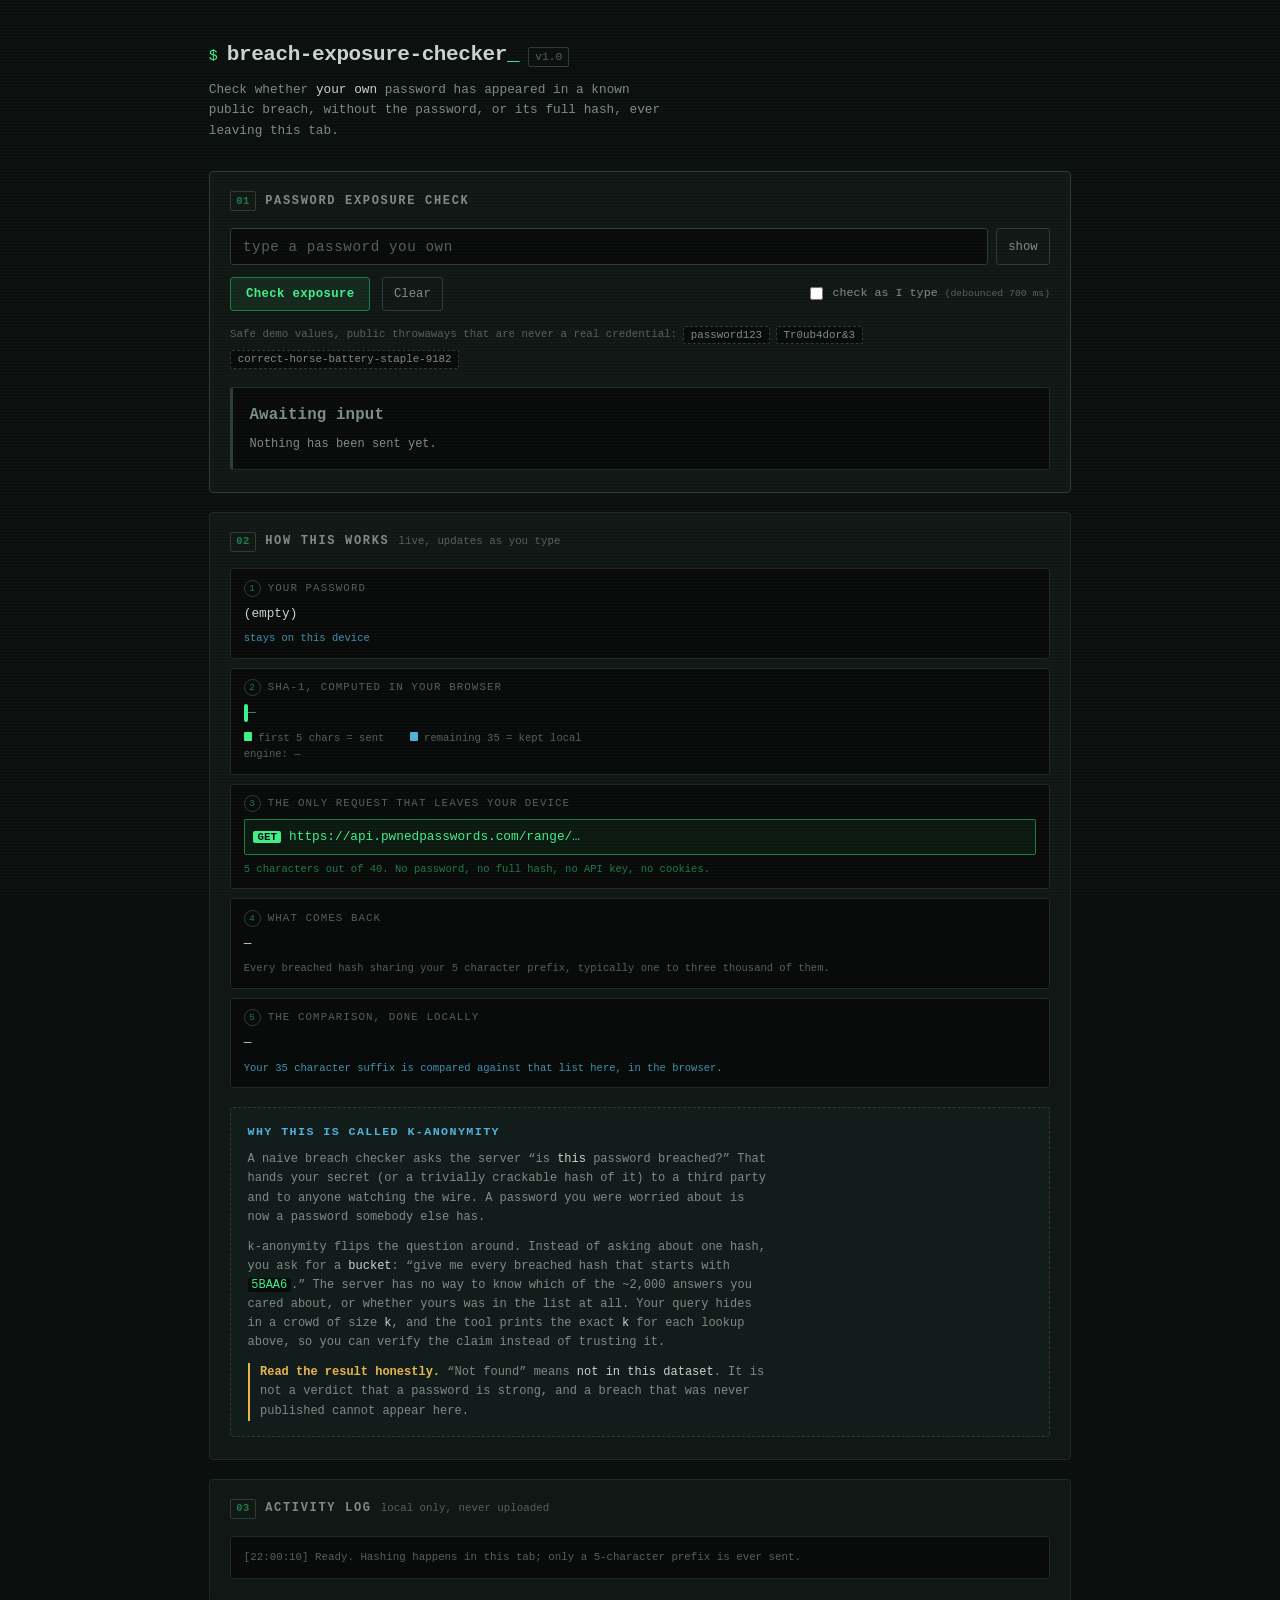
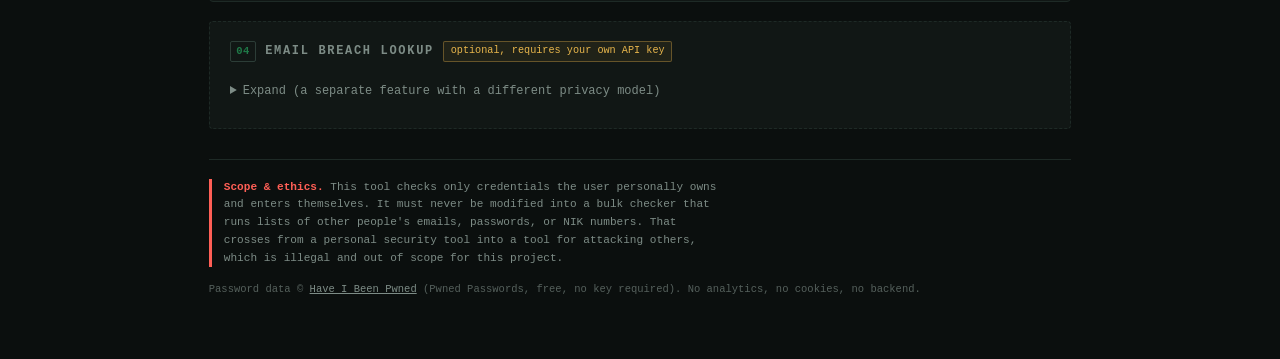
<file: index.html>
<!DOCTYPE html>
<!--
  ==========================================================================
  Personal Breach Exposure Checker
  --------------------------------------------------------------------------
  ETHICAL / SCOPE GUARDRAIL

  This tool is built to check ONLY credentials that the user personally owns
  and enters themselves. It must never be modified into a bulk checker that
  runs lists of other people's emails / passwords / NIK numbers. That would
  cross from a personal security tool into a tool for attacking others, which
  is illegal and out of scope for this project.

  The single value inputs on this page are a deliberate design constraint.
  ==========================================================================

  PRIVACY MECHANISM (k-anonymity):
    SHA-1(password) is computed in the browser. Only the first 5 hex
    characters of that hash are sent to api.pwnedpasswords.com. The server
    returns every breached hash sharing that prefix; the final comparison
    happens locally. The password and the full hash never leave this tab.
-->
<html lang="en">
<head>
<meta charset="utf-8">
<meta name="viewport" content="width=device-width, initial-scale=1">
<title>Breach Exposure Checker</title>
<meta name="description" content="Check whether your own password appears in known data breaches, without sending it anywhere.">
<meta name="referrer" content="no-referrer">
<link rel="stylesheet" href="css/styles.css">
</head>
<body>

<div class="scanline" aria-hidden="true"></div>

<header class="masthead">
  <div class="masthead-line">
    <span class="prompt">$</span>
    <h1>breach-exposure-checker</h1>
    <span class="version">v1.0</span>
  </div>
  <p class="tagline">
    Check whether <em>your own</em> password has appeared in a known public
    breach, without the password, or its full hash, ever leaving this tab.
  </p>
</header>

<main>

  <!-- ================= PASSWORD CHECK (the core feature) ================= -->
  <section class="panel panel-primary" aria-labelledby="check-title">
    <h2 id="check-title" class="panel-title">
      <span class="panel-title-marker">01</span> Password exposure check
    </h2>

    <div class="field-row">
      <label class="sr-only" for="password-input">Your password</label>
      <input
        id="password-input"
        type="password"
        placeholder="type a password you own"
        autocomplete="off"
        autocapitalize="off"
        autocorrect="off"
        spellcheck="false"
        data-lpignore="true"
      >
      <button id="toggle-visibility" type="button" class="btn btn-ghost"
              aria-pressed="false" aria-controls="password-input">show</button>
    </div>

    <div class="controls">
      <button id="check-btn" type="button" class="btn btn-primary">Check exposure</button>
      <button id="clear-btn" type="button" class="btn btn-ghost">Clear</button>

      <label class="checkbox">
        <input id="auto-check" type="checkbox">
        <span>check as I type <small>(debounced 700&nbsp;ms)</small></span>
      </label>
    </div>

    <p class="demo-row">
      Safe demo values, public throwaways that are never a real credential:
      <button type="button" class="chip" data-demo="password123">password123</button>
      <button type="button" class="chip" data-demo="Tr0ub4dor&amp;3">Tr0ub4dor&amp;3</button>
      <button type="button" class="chip" data-demo="correct-horse-battery-staple-9182">correct-horse-battery-staple-9182</button>
    </p>

    <div id="result" class="result" role="status" aria-live="polite">
      <div id="result-headline" class="result-headline">Awaiting input</div>
      <div id="result-detail" class="result-detail">Nothing has been sent yet.</div>
    </div>
  </section>

  <!-- ================= HOW THIS WORKS (the interview demo) ================= -->
  <section class="panel" aria-labelledby="how-title">
    <h2 id="how-title" class="panel-title">
      <span class="panel-title-marker">02</span> How this works
      <span class="panel-title-note">live, updates as you type</span>
    </h2>

    <ol class="steps">
      <li class="step">
        <div class="step-label"><span class="step-num">1</span> Your password</div>
        <div class="step-value" id="step-password">(empty)</div>
        <div class="step-note stays">stays on this device</div>
      </li>

      <li class="step">
        <div class="step-label"><span class="step-num">2</span> SHA-1, computed in your browser</div>
        <div class="step-value hash">
          <span class="hash-prefix" id="step-hash-prefix"></span><span class="hash-suffix" id="step-hash-suffix">&mdash;</span>
        </div>
        <div class="step-note">
          <span class="legend-swatch legend-sent"></span> first 5 chars = sent
          &nbsp;&nbsp;
          <span class="legend-swatch legend-kept"></span> remaining 35 = kept local
          <br>engine: <span id="step-engine">&mdash;</span>
        </div>
      </li>

      <li class="step">
        <div class="step-label"><span class="step-num">3</span> The only request that leaves your device</div>
        <div class="step-value request">
          <span class="method">GET</span> <span id="step-url">https://api.pwnedpasswords.com/range/&hellip;</span>
        </div>
        <div class="step-note sent">
          5 characters out of 40. No password, no full hash, no API key, no cookies.
        </div>
      </li>

      <li class="step">
        <div class="step-label"><span class="step-num">4</span> What comes back</div>
        <div class="step-value" id="step-response">&mdash;</div>
        <div class="step-note">
          Every breached hash sharing your 5 character prefix, typically one
          to three thousand of them.
        </div>
      </li>

      <li class="step">
        <div class="step-label"><span class="step-num">5</span> The comparison, done locally</div>
        <div class="step-value" id="step-match">&mdash;</div>
        <div class="step-note stays">
          Your 35 character suffix is compared against that list here, in the browser.
        </div>
      </li>
    </ol>

    <div class="explainer">
      <h3>Why this is called k-anonymity</h3>
      <p>
        A naive breach checker asks the server &ldquo;is <em>this</em> password
        breached?&rdquo; That hands your secret (or a trivially
        crackable hash of it) to a third party and to anyone watching the wire.
        A password you were worried about is now a password somebody else has.
      </p>
      <p>
        k&#8209;anonymity flips the question around. Instead of asking about one
        hash, you ask for a <em>bucket</em>: &ldquo;give me every breached hash
        that starts with <code>5BAA6</code>.&rdquo; The server has no way to
        know which of the ~2,000 answers you cared about, or whether
        yours was in the list at all. Your query hides in a crowd of size
        <em>k</em>, and the tool prints the exact <em>k</em> for each
        lookup above, so you can verify the claim instead of trusting it.
      </p>
      <p class="explainer-caveat">
        <strong>Read the result honestly.</strong> &ldquo;Not found&rdquo; means
        <em>not in this dataset</em>. It is not a verdict that a password is
        strong, and a breach that was never published cannot appear here.
      </p>
    </div>
  </section>

  <!-- ================= ACTIVITY LOG ================= -->
  <section class="panel" aria-labelledby="log-title">
    <h2 id="log-title" class="panel-title">
      <span class="panel-title-marker">03</span> Activity log
      <span class="panel-title-note">local only, never uploaded</span>
    </h2>
    <div id="log" class="log" role="log" aria-live="off"></div>
  </section>

  <!-- ================= STRETCH GOAL: EMAIL LOOKUP ================= -->
  <section class="panel panel-optional" aria-labelledby="email-title">
    <h2 id="email-title" class="panel-title">
      <span class="panel-title-marker">04</span> Email breach lookup
      <span class="badge badge-warn">optional, requires your own API key</span>
    </h2>

    <details>
      <summary>Expand (a separate feature with a different privacy model)</summary>

      <div class="warning-box">
        <p>
          <strong>This is not the k-anonymity feature.</strong> The official
          Have I Been Pwned v3 breach API has no range mode for email
          addresses, so the <strong>full address is sent</strong> to the API,
          and the request needs a <strong>paid API key that you supply
          yourself</strong>. Nothing is hardcoded in this repo, and the key is
          held in memory only; it is never written to localStorage, a
          cookie, or the URL, and it is wiped after each request.
        </p>
        <p>
          <strong>Scope:</strong> your own address only. Do not paste anyone
          else's.
        </p>
        <p>
          <strong>Expect a CORS failure against the direct URL.</strong>
          haveibeenpwned.com deliberately sends no CORS headers, so browsers
          cannot call it directly regardless of key validity. Point
          &ldquo;API base&rdquo; at a small proxy of your own. See
          <code>docs/hibp-proxy-example.md</code>.
        </p>
      </div>

      <form id="email-form" autocomplete="off">
        <div class="field-stack">
          <label for="email-input">Your email address</label>
          <input id="email-input" type="email" placeholder="you@example.com"
                 autocomplete="off" spellcheck="false">
        </div>

        <div class="field-stack">
          <label for="email-key">Your HIBP API key <small>(never stored)</small></label>
          <input id="email-key" type="password" placeholder="paste your own key"
                 autocomplete="off" spellcheck="false" data-lpignore="true">
        </div>

        <div class="field-stack">
          <label for="email-base">API base <small>(your proxy, or the direct URL)</small></label>
          <input id="email-base" type="url"
                 value="https://haveibeenpwned.com/api/v3"
                 spellcheck="false">
        </div>

        <button type="submit" class="btn btn-primary">Look up email</button>
      </form>

      <div id="email-result" class="email-result"></div>
    </details>
  </section>

</main>

<footer class="footer">
  <p class="footer-guardrail">
    <strong>Scope &amp; ethics.</strong> This tool checks only credentials the
    user personally owns and enters themselves. It must never be modified into
    a bulk checker that runs lists of other people's emails, passwords, or NIK
    numbers. That crosses from a personal security tool into a tool for
    attacking others, which is illegal and out of scope for this project.
  </p>
  <p class="footer-meta">
    Password data &copy; <a href="https://haveibeenpwned.com/Passwords"
    rel="noopener noreferrer" target="_blank">Have I Been Pwned</a> (Pwned
    Passwords, free, no key required). No analytics, no cookies, no backend.
  </p>
</footer>

<!--
  Classic scripts, deliberately not ES modules: modules are blocked by CORS
  when the page is opened over file://, and this demo should work on a
  double click as well as behind a local server.
-->
<script src="js/sha1.js"></script>
<script src="js/pwned.js"></script>
<script src="js/hibp-email.js"></script>
<script src="js/app.js"></script>
</body>
</html>
</file>
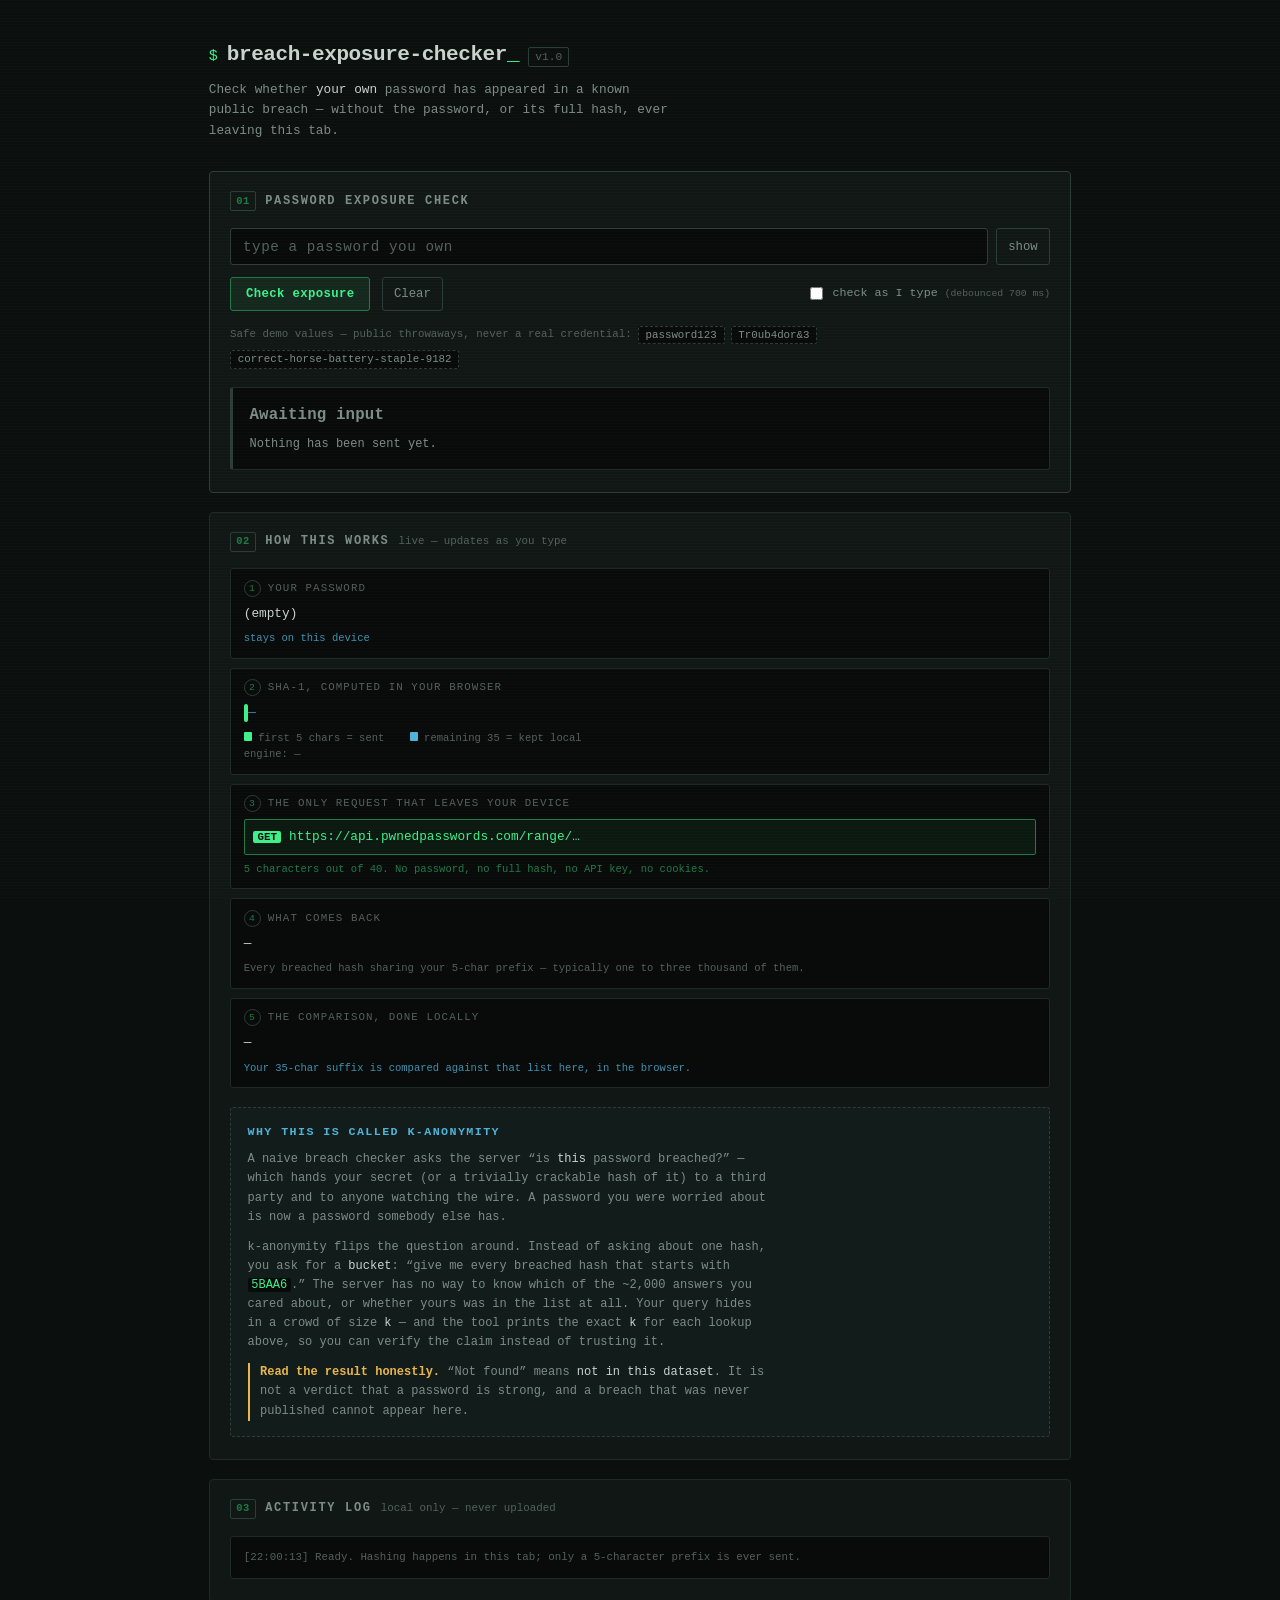
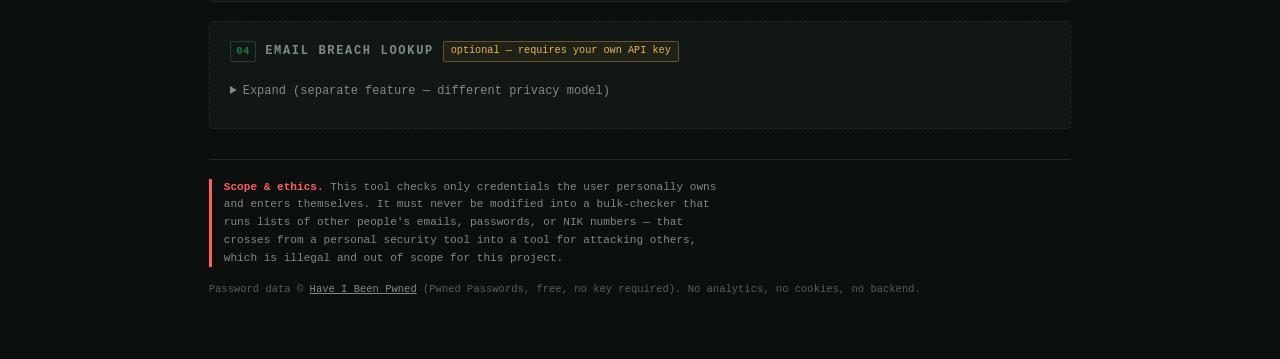
<file: breach-exposure-checker/index.html>
<!DOCTYPE html>
<!--
  ==========================================================================
  Personal Breach-Exposure Checker
  --------------------------------------------------------------------------
  ETHICAL / SCOPE GUARDRAIL

  This tool is built to check ONLY credentials that the user personally owns
  and enters themselves. It must never be modified into a bulk-checker that
  runs lists of other people's emails / passwords / NIK numbers — that would
  cross from a personal security tool into a tool for attacking others, which
  is illegal and out of scope for this project.

  The single-value inputs on this page are a deliberate design constraint.
  ==========================================================================

  PRIVACY MECHANISM (k-anonymity):
    SHA-1(password) is computed in the browser. Only the first 5 hex
    characters of that hash are sent to api.pwnedpasswords.com. The server
    returns every breached hash sharing that prefix; the final comparison
    happens locally. The password and the full hash never leave this tab.
-->
<html lang="en">
<head>
<meta charset="utf-8">
<meta name="viewport" content="width=device-width, initial-scale=1">
<title>Breach-Exposure Checker</title>
<meta name="description" content="Check whether your own password appears in known data breaches, without sending it anywhere.">
<meta name="referrer" content="no-referrer">
<link rel="stylesheet" href="css/styles.css">
</head>
<body>

<div class="scanline" aria-hidden="true"></div>

<header class="masthead">
  <div class="masthead-line">
    <span class="prompt">$</span>
    <h1>breach-exposure-checker</h1>
    <span class="version">v1.0</span>
  </div>
  <p class="tagline">
    Check whether <em>your own</em> password has appeared in a known public
    breach &mdash; without the password, or its full hash, ever leaving this tab.
  </p>
</header>

<main>

  <!-- ================= PASSWORD CHECK (the core feature) ================= -->
  <section class="panel panel-primary" aria-labelledby="check-title">
    <h2 id="check-title" class="panel-title">
      <span class="panel-title-marker">01</span> Password exposure check
    </h2>

    <div class="field-row">
      <label class="sr-only" for="password-input">Your password</label>
      <input
        id="password-input"
        type="password"
        placeholder="type a password you own"
        autocomplete="off"
        autocapitalize="off"
        autocorrect="off"
        spellcheck="false"
        data-lpignore="true"
      >
      <button id="toggle-visibility" type="button" class="btn btn-ghost"
              aria-pressed="false" aria-controls="password-input">show</button>
    </div>

    <div class="controls">
      <button id="check-btn" type="button" class="btn btn-primary">Check exposure</button>
      <button id="clear-btn" type="button" class="btn btn-ghost">Clear</button>

      <label class="checkbox">
        <input id="auto-check" type="checkbox">
        <span>check as I type <small>(debounced 700&nbsp;ms)</small></span>
      </label>
    </div>

    <p class="demo-row">
      Safe demo values &mdash; public throwaways, never a real credential:
      <button type="button" class="chip" data-demo="password123">password123</button>
      <button type="button" class="chip" data-demo="Tr0ub4dor&amp;3">Tr0ub4dor&amp;3</button>
      <button type="button" class="chip" data-demo="correct-horse-battery-staple-9182">correct-horse-battery-staple-9182</button>
    </p>

    <div id="result" class="result" role="status" aria-live="polite">
      <div id="result-headline" class="result-headline">Awaiting input</div>
      <div id="result-detail" class="result-detail">Nothing has been sent yet.</div>
    </div>
  </section>

  <!-- ================= HOW THIS WORKS (the interview demo) ================= -->
  <section class="panel" aria-labelledby="how-title">
    <h2 id="how-title" class="panel-title">
      <span class="panel-title-marker">02</span> How this works
      <span class="panel-title-note">live &mdash; updates as you type</span>
    </h2>

    <ol class="steps">
      <li class="step">
        <div class="step-label"><span class="step-num">1</span> Your password</div>
        <div class="step-value" id="step-password">(empty)</div>
        <div class="step-note stays">stays on this device</div>
      </li>

      <li class="step">
        <div class="step-label"><span class="step-num">2</span> SHA-1, computed in your browser</div>
        <div class="step-value hash">
          <span class="hash-prefix" id="step-hash-prefix"></span><span class="hash-suffix" id="step-hash-suffix">&mdash;</span>
        </div>
        <div class="step-note">
          <span class="legend-swatch legend-sent"></span> first 5 chars = sent
          &nbsp;&nbsp;
          <span class="legend-swatch legend-kept"></span> remaining 35 = kept local
          <br>engine: <span id="step-engine">&mdash;</span>
        </div>
      </li>

      <li class="step">
        <div class="step-label"><span class="step-num">3</span> The only request that leaves your device</div>
        <div class="step-value request">
          <span class="method">GET</span> <span id="step-url">https://api.pwnedpasswords.com/range/&hellip;</span>
        </div>
        <div class="step-note sent">
          5 characters out of 40. No password, no full hash, no API key, no cookies.
        </div>
      </li>

      <li class="step">
        <div class="step-label"><span class="step-num">4</span> What comes back</div>
        <div class="step-value" id="step-response">&mdash;</div>
        <div class="step-note">
          Every breached hash sharing your 5-char prefix &mdash; typically one
          to three thousand of them.
        </div>
      </li>

      <li class="step">
        <div class="step-label"><span class="step-num">5</span> The comparison, done locally</div>
        <div class="step-value" id="step-match">&mdash;</div>
        <div class="step-note stays">
          Your 35-char suffix is compared against that list here, in the browser.
        </div>
      </li>
    </ol>

    <div class="explainer">
      <h3>Why this is called k-anonymity</h3>
      <p>
        A naive breach checker asks the server &ldquo;is <em>this</em> password
        breached?&rdquo; &mdash; which hands your secret (or a trivially
        crackable hash of it) to a third party and to anyone watching the wire.
        A password you were worried about is now a password somebody else has.
      </p>
      <p>
        k&#8209;anonymity flips the question around. Instead of asking about one
        hash, you ask for a <em>bucket</em>: &ldquo;give me every breached hash
        that starts with <code>5BAA6</code>.&rdquo; The server has no way to
        know which of the ~2,000 answers you cared about, or whether
        yours was in the list at all. Your query hides in a crowd of size
        <em>k</em> &mdash; and the tool prints the exact <em>k</em> for each
        lookup above, so you can verify the claim instead of trusting it.
      </p>
      <p class="explainer-caveat">
        <strong>Read the result honestly.</strong> &ldquo;Not found&rdquo; means
        <em>not in this dataset</em>. It is not a verdict that a password is
        strong, and a breach that was never published cannot appear here.
      </p>
    </div>
  </section>

  <!-- ================= ACTIVITY LOG ================= -->
  <section class="panel" aria-labelledby="log-title">
    <h2 id="log-title" class="panel-title">
      <span class="panel-title-marker">03</span> Activity log
      <span class="panel-title-note">local only &mdash; never uploaded</span>
    </h2>
    <div id="log" class="log" role="log" aria-live="off"></div>
  </section>

  <!-- ================= STRETCH GOAL: EMAIL LOOKUP ================= -->
  <section class="panel panel-optional" aria-labelledby="email-title">
    <h2 id="email-title" class="panel-title">
      <span class="panel-title-marker">04</span> Email breach lookup
      <span class="badge badge-warn">optional &mdash; requires your own API key</span>
    </h2>

    <details>
      <summary>Expand (separate feature &mdash; different privacy model)</summary>

      <div class="warning-box">
        <p>
          <strong>This is not the k-anonymity feature.</strong> The official
          Have I Been Pwned v3 breach API has no range mode for email
          addresses, so the <strong>full address is sent</strong> to the API,
          and the request needs a <strong>paid API key that you supply
          yourself</strong>. Nothing is hardcoded in this repo, and the key is
          held in memory only &mdash; it is never written to localStorage, a
          cookie, or the URL, and it is wiped after each request.
        </p>
        <p>
          <strong>Scope:</strong> your own address only. Do not paste anyone
          else's.
        </p>
        <p>
          <strong>Expect a CORS failure against the direct URL.</strong>
          haveibeenpwned.com deliberately sends no CORS headers, so browsers
          cannot call it directly regardless of key validity. Point
          &ldquo;API base&rdquo; at a small proxy of your own &mdash; see
          <code>docs/hibp-proxy-example.md</code>.
        </p>
      </div>

      <form id="email-form" autocomplete="off">
        <div class="field-stack">
          <label for="email-input">Your email address</label>
          <input id="email-input" type="email" placeholder="you@example.com"
                 autocomplete="off" spellcheck="false">
        </div>

        <div class="field-stack">
          <label for="email-key">Your HIBP API key <small>(never stored)</small></label>
          <input id="email-key" type="password" placeholder="paste your own key"
                 autocomplete="off" spellcheck="false" data-lpignore="true">
        </div>

        <div class="field-stack">
          <label for="email-base">API base <small>(your proxy, or the direct URL)</small></label>
          <input id="email-base" type="url"
                 value="https://haveibeenpwned.com/api/v3"
                 spellcheck="false">
        </div>

        <button type="submit" class="btn btn-primary">Look up email</button>
      </form>

      <div id="email-result" class="email-result"></div>
    </details>
  </section>

</main>

<footer class="footer">
  <p class="footer-guardrail">
    <strong>Scope &amp; ethics.</strong> This tool checks only credentials the
    user personally owns and enters themselves. It must never be modified into
    a bulk-checker that runs lists of other people's emails, passwords, or NIK
    numbers &mdash; that crosses from a personal security tool into a tool for
    attacking others, which is illegal and out of scope for this project.
  </p>
  <p class="footer-meta">
    Password data &copy; <a href="https://haveibeenpwned.com/Passwords"
    rel="noopener noreferrer" target="_blank">Have I Been Pwned</a> (Pwned
    Passwords, free, no key required). No analytics, no cookies, no backend.
  </p>
</footer>

<!--
  Classic scripts, deliberately not ES modules: modules are blocked by CORS
  when the page is opened over file://, and this demo should work on a
  double-click as well as behind a local server.
-->
<script src="js/sha1.js"></script>
<script src="js/pwned.js"></script>
<script src="js/hibp-email.js"></script>
<script src="js/app.js"></script>
</body>
</html>
</file>
<file: css/styles.css>
/*
 * styles.css: a dark, terminal flavoured security tool aesthetic.
 *
 * Palette intent:
 *   bg     near black slate, not pure #000 (pure black crushes on OLED demos)
 *   text   warm grey, comfortable for long monospace reads
 *   accent phosphor green:   the "sent" / neutral good colour
 *   alert  amber red:        a breach hit
 *   safe   cyan green:       no hit
 *   muted  desaturated blue: the "kept local" colour
 *
 * Colour is never the only signal: every state also changes wording and a
 * left border, so the tool still reads correctly in a grayscale screenshot
 * or for an interviewer who is colour blind.
 */

:root {
  --bg:         #0b0f0e;
  --bg-panel:   #111715;
  --bg-inset:   #080b0a;
  --border:     #1e2a26;
  --border-hi:  #2c3d37;

  --text:       #c8d3ce;
  --text-dim:   #7d8c86;
  --text-faint: #55605c;

  --accent:     #3ef08a;   /* phosphor green: transmitted / active */
  --accent-dim: #1f7a48;
  --kept:       #4fb3d9;   /* blue: stays local */
  --alert:      #ff5f56;   /* breach found */
  --warn:       #e8b64c;
  --safe:       #3ef08a;

  --mono: "SFMono-Regular", "JetBrains Mono", "Fira Code", Consolas,
          "Liberation Mono", Menlo, monospace;
}

* { box-sizing: border-box; }

html, body {
  margin: 0;
  padding: 0;
  background: var(--bg);
  color: var(--text);
  font-family: var(--mono);
  font-size: 15px;
  line-height: 1.6;
}

body {
  max-width: 900px;
  margin: 0 auto;
  padding: 2.5rem 1.25rem 4rem;
}

/* Faint CRT scanline wash. Purely decorative, pointer-events off. */
.scanline {
  position: fixed;
  inset: 0;
  pointer-events: none;
  z-index: 999;
  background: repeating-linear-gradient(
    to bottom,
    rgba(255, 255, 255, 0.015) 0px,
    rgba(255, 255, 255, 0.015) 1px,
    transparent 1px,
    transparent 3px
  );
}

.sr-only {
  position: absolute;
  width: 1px; height: 1px;
  padding: 0; margin: -1px;
  overflow: hidden;
  clip: rect(0 0 0 0);
  white-space: nowrap;
  border: 0;
}

/* ---------------------------------------------------------- masthead ---- */

.masthead { margin-bottom: 2rem; }

.masthead-line {
  display: flex;
  align-items: baseline;
  gap: 0.6rem;
  flex-wrap: wrap;
}

.prompt { color: var(--accent); }

.masthead h1 {
  font-size: 1.4rem;
  margin: 0;
  letter-spacing: -0.02em;
  color: var(--text);
}

.masthead h1::after {
  content: "_";
  color: var(--accent);
  animation: blink 1.2s step-end infinite;
}

@keyframes blink { 50% { opacity: 0; } }

@media (prefers-reduced-motion: reduce) {
  .masthead h1::after { animation: none; }
}

.version {
  color: var(--text-faint);
  font-size: 0.75rem;
  border: 1px solid var(--border-hi);
  padding: 0 0.4rem;
  border-radius: 2px;
}

.tagline {
  color: var(--text-dim);
  margin: 0.6rem 0 0;
  max-width: 62ch;
  font-size: 0.85rem;
}

.tagline em { color: var(--text); font-style: normal; }

/* ------------------------------------------------------------- panels --- */

.panel {
  background: var(--bg-panel);
  border: 1px solid var(--border);
  border-radius: 4px;
  padding: 1.25rem 1.35rem 1.5rem;
  margin-bottom: 1.25rem;
}

.panel-primary { border-color: var(--border-hi); }

.panel-title {
  font-size: 0.8rem;
  text-transform: uppercase;
  letter-spacing: 0.14em;
  color: var(--text-dim);
  margin: 0 0 1.1rem;
  display: flex;
  align-items: center;
  gap: 0.6rem;
  flex-wrap: wrap;
  font-weight: 600;
}

.panel-title-marker {
  color: var(--accent-dim);
  border: 1px solid var(--border-hi);
  padding: 0.05rem 0.35rem;
  border-radius: 2px;
  font-size: 0.7rem;
  letter-spacing: 0.05em;
}

.panel-title-note {
  text-transform: none;
  letter-spacing: 0;
  color: var(--text-faint);
  font-weight: 400;
  font-size: 0.72rem;
}

.badge {
  text-transform: none;
  letter-spacing: 0;
  font-size: 0.68rem;
  padding: 0.1rem 0.45rem;
  border-radius: 2px;
  font-weight: 400;
}

.badge-warn {
  color: var(--warn);
  border: 1px solid rgba(232, 182, 76, 0.35);
  background: rgba(232, 182, 76, 0.07);
}

/* -------------------------------------------------------------- form ---- */

.field-row {
  display: flex;
  gap: 0.5rem;
  align-items: stretch;
}

input[type="password"],
input[type="text"],
input[type="email"],
input[type="url"] {
  flex: 1;
  min-width: 0;
  background: var(--bg-inset);
  border: 1px solid var(--border-hi);
  border-radius: 3px;
  color: var(--text);
  font-family: var(--mono);
  font-size: 0.95rem;
  padding: 0.65rem 0.8rem;
  letter-spacing: 0.04em;
}

input::placeholder { color: var(--text-faint); }

input:focus-visible,
button:focus-visible,
summary:focus-visible {
  outline: 2px solid var(--accent);
  outline-offset: 2px;
}

.btn {
  font-family: var(--mono);
  font-size: 0.82rem;
  border-radius: 3px;
  padding: 0.6rem 1rem;
  cursor: pointer;
  border: 1px solid var(--border-hi);
  background: transparent;
  color: var(--text-dim);
  transition: color 0.12s, border-color 0.12s, background 0.12s;
}

.btn:hover:not(:disabled) {
  color: var(--text);
  border-color: var(--accent-dim);
}

.btn:disabled { opacity: 0.45; cursor: not-allowed; }

.btn-primary {
  background: rgba(62, 240, 138, 0.08);
  border-color: var(--accent-dim);
  color: var(--accent);
  font-weight: 600;
  letter-spacing: 0.03em;
}

.btn-primary:hover:not(:disabled) {
  background: rgba(62, 240, 138, 0.16);
  color: var(--accent);
}

.btn-ghost { padding-inline: 0.75rem; }

.controls {
  display: flex;
  align-items: center;
  gap: 0.75rem;
  flex-wrap: wrap;
  margin-top: 0.75rem;
}

.checkbox {
  display: flex;
  align-items: center;
  gap: 0.4rem;
  color: var(--text-dim);
  font-size: 0.78rem;
  cursor: pointer;
  margin-left: auto;
}

.checkbox input { accent-color: var(--accent); }
.checkbox small { color: var(--text-faint); }

/* demo chips */

.demo-row {
  margin: 1rem 0 0;
  font-size: 0.72rem;
  color: var(--text-faint);
  display: flex;
  align-items: center;
  gap: 0.4rem;
  flex-wrap: wrap;
}

.chip {
  font-family: var(--mono);
  font-size: 0.72rem;
  background: var(--bg-inset);
  border: 1px dashed var(--border-hi);
  color: var(--text-dim);
  border-radius: 2px;
  padding: 0.15rem 0.45rem;
  cursor: pointer;
}

.chip:hover { color: var(--accent); border-color: var(--accent-dim); }

/* ------------------------------------------------------------ result ---- */

.result {
  margin-top: 1.25rem;
  background: var(--bg-inset);
  border: 1px solid var(--border);
  border-left: 3px solid var(--border-hi);
  border-radius: 3px;
  padding: 1rem 1.1rem;
}

.result-headline {
  font-size: 1.05rem;
  font-weight: 600;
  letter-spacing: 0.01em;
  color: var(--text-dim);
}

.result-detail {
  margin-top: 0.4rem;
  font-size: 0.8rem;
  color: var(--text-dim);
  max-width: 70ch;
}

.result.is-busy  { border-left-color: var(--warn); }
.result.is-busy  .result-headline { color: var(--warn); }

.result.is-safe  { border-left-color: var(--safe); }
.result.is-safe  .result-headline { color: var(--safe); }

.result.is-pwned {
  border-left-color: var(--alert);
  background: rgba(255, 95, 86, 0.05);
}
.result.is-pwned .result-headline { color: var(--alert); }

.result.is-error { border-left-color: var(--warn); }
.result.is-error .result-headline { color: var(--warn); }

.k-note {
  margin-top: 0.7rem;
  padding-top: 0.6rem;
  border-top: 1px dashed var(--border-hi);
  font-size: 0.72rem;
  color: var(--text-faint);
}

/* ------------------------------------------------------------- steps ---- */

.steps {
  list-style: none;
  margin: 0;
  padding: 0;
  display: grid;
  gap: 0.6rem;
}

.step {
  background: var(--bg-inset);
  border: 1px solid var(--border);
  border-radius: 3px;
  padding: 0.7rem 0.85rem;
}

.step-label {
  font-size: 0.72rem;
  text-transform: uppercase;
  letter-spacing: 0.1em;
  color: var(--text-faint);
  display: flex;
  align-items: center;
  gap: 0.45rem;
}

.step-num {
  display: inline-flex;
  align-items: center;
  justify-content: center;
  width: 1.15rem;
  height: 1.15rem;
  border-radius: 50%;
  border: 1px solid var(--border-hi);
  color: var(--accent-dim);
  font-size: 0.65rem;
}

.step-value {
  margin-top: 0.45rem;
  font-size: 0.85rem;
  color: var(--text);
  word-break: break-all;
  overflow-wrap: anywhere;
}

.step-value.hash { letter-spacing: 0.06em; }

/* The visual heart of the demo: 5 chars glow, 35 chars are dimmed. */
.hash-prefix {
  color: var(--bg);
  background: var(--accent);
  padding: 0.1rem 0.15rem;
  border-radius: 2px;
  font-weight: 700;
}

.hash-suffix { color: var(--kept); opacity: 0.75; }

.step-value.request {
  color: var(--accent);
  background: rgba(62, 240, 138, 0.06);
  border: 1px solid var(--accent-dim);
  border-radius: 2px;
  padding: 0.45rem 0.55rem;
}

.step-value.request .method {
  color: var(--bg);
  background: var(--accent);
  padding: 0 0.3rem;
  border-radius: 2px;
  font-weight: 700;
  font-size: 0.72rem;
}

.step-note {
  margin-top: 0.4rem;
  font-size: 0.7rem;
  color: var(--text-faint);
}

.step-note.stays { color: var(--kept); opacity: 0.8; }
.step-note.sent  { color: var(--accent-dim); }

.legend-swatch {
  display: inline-block;
  width: 0.55rem;
  height: 0.55rem;
  border-radius: 1px;
  vertical-align: baseline;
}

.legend-sent { background: var(--accent); }
.legend-kept { background: var(--kept); }

/* --------------------------------------------------------- explainer ---- */

.explainer {
  margin-top: 1.25rem;
  padding: 1rem 1.1rem;
  border: 1px dashed var(--border-hi);
  border-radius: 3px;
  background: rgba(79, 179, 217, 0.03);
}

.explainer h3 {
  margin: 0 0 0.6rem;
  font-size: 0.78rem;
  text-transform: uppercase;
  letter-spacing: 0.12em;
  color: var(--kept);
}

.explainer p {
  margin: 0 0 0.7rem;
  font-size: 0.8rem;
  color: var(--text-dim);
  max-width: 72ch;
}

.explainer p:last-child { margin-bottom: 0; }
.explainer em { color: var(--text); font-style: normal; }

.explainer code {
  color: var(--accent);
  background: var(--bg-inset);
  padding: 0 0.25rem;
  border-radius: 2px;
}

.explainer-caveat {
  border-left: 2px solid var(--warn);
  padding-left: 0.7rem;
}

.explainer-caveat strong { color: var(--warn); }

/* --------------------------------------------------------------- log ---- */

.log {
  background: var(--bg-inset);
  border: 1px solid var(--border);
  border-radius: 3px;
  padding: 0.7rem 0.85rem;
  max-height: 190px;
  overflow-y: auto;
  font-size: 0.72rem;
  color: var(--text-faint);
}

.log-line { padding: 0.1rem 0; word-break: break-all; }
.log-good { color: var(--safe); }
.log-bad  { color: var(--alert); }
.log-warn { color: var(--warn); }

/* -------------------------------------------------- optional / email ---- */

.panel-optional { border-style: dashed; }

summary {
  cursor: pointer;
  color: var(--text-dim);
  font-size: 0.8rem;
  padding: 0.25rem 0;
}

summary:hover { color: var(--accent); }

.warning-box {
  margin: 0.9rem 0;
  border: 1px solid rgba(232, 182, 76, 0.3);
  background: rgba(232, 182, 76, 0.05);
  border-left: 3px solid var(--warn);
  border-radius: 3px;
  padding: 0.8rem 0.95rem;
}

.warning-box p {
  margin: 0 0 0.6rem;
  font-size: 0.76rem;
  color: var(--text-dim);
  max-width: 72ch;
}

.warning-box p:last-child { margin-bottom: 0; }
.warning-box strong { color: var(--warn); }

.warning-box code {
  color: var(--text);
  background: var(--bg-inset);
  padding: 0 0.25rem;
  border-radius: 2px;
}

.field-stack {
  display: flex;
  flex-direction: column;
  gap: 0.3rem;
  margin-bottom: 0.75rem;
}

.field-stack label {
  font-size: 0.72rem;
  text-transform: uppercase;
  letter-spacing: 0.1em;
  color: var(--text-faint);
}

.field-stack small {
  text-transform: none;
  letter-spacing: 0;
  color: var(--text-faint);
}

.email-result {
  margin-top: 0.9rem;
  font-size: 0.78rem;
  color: var(--text-dim);
  border-left: 3px solid transparent;
  padding-left: 0.7rem;
}

.email-result:empty { display: none; }
.email-result.is-busy  { border-left-color: var(--warn); }
.email-result.is-safe  { border-left-color: var(--safe);  color: var(--safe); }
.email-result.is-pwned { border-left-color: var(--alert); color: var(--alert); }
.email-result.is-error { border-left-color: var(--warn);  color: var(--warn); }

/* ------------------------------------------------------------ footer ---- */

.footer {
  margin-top: 2rem;
  padding-top: 1.25rem;
  border-top: 1px solid var(--border);
}

.footer-guardrail {
  font-size: 0.74rem;
  color: var(--text-dim);
  max-width: 78ch;
  border-left: 3px solid var(--alert);
  padding-left: 0.8rem;
  margin: 0 0 0.9rem;
}

.footer-guardrail strong { color: var(--alert); }

.footer-meta {
  font-size: 0.7rem;
  color: var(--text-faint);
  margin: 0;
}

.footer-meta a { color: var(--text-dim); }
.footer-meta a:hover { color: var(--accent); }

/* ------------------------------------------------------------ mobile ---- */

@media (max-width: 560px) {
  body { padding: 1.5rem 0.9rem 3rem; }
  .checkbox { margin-left: 0; width: 100%; }
  .controls { gap: 0.5rem; }
  .btn { flex: 1; }
}
</file>
<file: breach-exposure-checker/css/styles.css>
/*
 * styles.css — dark, terminal-flavoured security-tool aesthetic.
 *
 * Palette intent:
 *   bg     near-black slate, not pure #000 (pure black crushes on OLED demos)
 *   text   warm grey, comfortable for long monospace reads
 *   accent phosphor green   — the "sent" / neutral-good colour
 *   alert  amber-red        — a breach hit
 *   safe   cyan-green       — no hit
 *   muted  desaturated blue — the "kept local" colour
 *
 * Colour is never the only signal: every state also changes wording and a
 * left border, so the tool still reads correctly in a grayscale screenshot
 * or for a colour-blind interviewer.
 */

:root {
  --bg:         #0b0f0e;
  --bg-panel:   #111715;
  --bg-inset:   #080b0a;
  --border:     #1e2a26;
  --border-hi:  #2c3d37;

  --text:       #c8d3ce;
  --text-dim:   #7d8c86;
  --text-faint: #55605c;

  --accent:     #3ef08a;   /* phosphor green — transmitted / active */
  --accent-dim: #1f7a48;
  --kept:       #4fb3d9;   /* blue — stays local */
  --alert:      #ff5f56;   /* breach found */
  --warn:       #e8b64c;
  --safe:       #3ef08a;

  --mono: "SFMono-Regular", "JetBrains Mono", "Fira Code", Consolas,
          "Liberation Mono", Menlo, monospace;
}

* { box-sizing: border-box; }

html, body {
  margin: 0;
  padding: 0;
  background: var(--bg);
  color: var(--text);
  font-family: var(--mono);
  font-size: 15px;
  line-height: 1.6;
}

body {
  max-width: 900px;
  margin: 0 auto;
  padding: 2.5rem 1.25rem 4rem;
}

/* Faint CRT scanline wash. Purely decorative, pointer-events off. */
.scanline {
  position: fixed;
  inset: 0;
  pointer-events: none;
  z-index: 999;
  background: repeating-linear-gradient(
    to bottom,
    rgba(255, 255, 255, 0.015) 0px,
    rgba(255, 255, 255, 0.015) 1px,
    transparent 1px,
    transparent 3px
  );
}

.sr-only {
  position: absolute;
  width: 1px; height: 1px;
  padding: 0; margin: -1px;
  overflow: hidden;
  clip: rect(0 0 0 0);
  white-space: nowrap;
  border: 0;
}

/* ---------------------------------------------------------- masthead ---- */

.masthead { margin-bottom: 2rem; }

.masthead-line {
  display: flex;
  align-items: baseline;
  gap: 0.6rem;
  flex-wrap: wrap;
}

.prompt { color: var(--accent); }

.masthead h1 {
  font-size: 1.4rem;
  margin: 0;
  letter-spacing: -0.02em;
  color: var(--text);
}

.masthead h1::after {
  content: "_";
  color: var(--accent);
  animation: blink 1.2s step-end infinite;
}

@keyframes blink { 50% { opacity: 0; } }

@media (prefers-reduced-motion: reduce) {
  .masthead h1::after { animation: none; }
}

.version {
  color: var(--text-faint);
  font-size: 0.75rem;
  border: 1px solid var(--border-hi);
  padding: 0 0.4rem;
  border-radius: 2px;
}

.tagline {
  color: var(--text-dim);
  margin: 0.6rem 0 0;
  max-width: 62ch;
  font-size: 0.85rem;
}

.tagline em { color: var(--text); font-style: normal; }

/* ------------------------------------------------------------- panels --- */

.panel {
  background: var(--bg-panel);
  border: 1px solid var(--border);
  border-radius: 4px;
  padding: 1.25rem 1.35rem 1.5rem;
  margin-bottom: 1.25rem;
}

.panel-primary { border-color: var(--border-hi); }

.panel-title {
  font-size: 0.8rem;
  text-transform: uppercase;
  letter-spacing: 0.14em;
  color: var(--text-dim);
  margin: 0 0 1.1rem;
  display: flex;
  align-items: center;
  gap: 0.6rem;
  flex-wrap: wrap;
  font-weight: 600;
}

.panel-title-marker {
  color: var(--accent-dim);
  border: 1px solid var(--border-hi);
  padding: 0.05rem 0.35rem;
  border-radius: 2px;
  font-size: 0.7rem;
  letter-spacing: 0.05em;
}

.panel-title-note {
  text-transform: none;
  letter-spacing: 0;
  color: var(--text-faint);
  font-weight: 400;
  font-size: 0.72rem;
}

.badge {
  text-transform: none;
  letter-spacing: 0;
  font-size: 0.68rem;
  padding: 0.1rem 0.45rem;
  border-radius: 2px;
  font-weight: 400;
}

.badge-warn {
  color: var(--warn);
  border: 1px solid rgba(232, 182, 76, 0.35);
  background: rgba(232, 182, 76, 0.07);
}

/* -------------------------------------------------------------- form ---- */

.field-row {
  display: flex;
  gap: 0.5rem;
  align-items: stretch;
}

input[type="password"],
input[type="text"],
input[type="email"],
input[type="url"] {
  flex: 1;
  min-width: 0;
  background: var(--bg-inset);
  border: 1px solid var(--border-hi);
  border-radius: 3px;
  color: var(--text);
  font-family: var(--mono);
  font-size: 0.95rem;
  padding: 0.65rem 0.8rem;
  letter-spacing: 0.04em;
}

input::placeholder { color: var(--text-faint); }

input:focus-visible,
button:focus-visible,
summary:focus-visible {
  outline: 2px solid var(--accent);
  outline-offset: 2px;
}

.btn {
  font-family: var(--mono);
  font-size: 0.82rem;
  border-radius: 3px;
  padding: 0.6rem 1rem;
  cursor: pointer;
  border: 1px solid var(--border-hi);
  background: transparent;
  color: var(--text-dim);
  transition: color 0.12s, border-color 0.12s, background 0.12s;
}

.btn:hover:not(:disabled) {
  color: var(--text);
  border-color: var(--accent-dim);
}

.btn:disabled { opacity: 0.45; cursor: not-allowed; }

.btn-primary {
  background: rgba(62, 240, 138, 0.08);
  border-color: var(--accent-dim);
  color: var(--accent);
  font-weight: 600;
  letter-spacing: 0.03em;
}

.btn-primary:hover:not(:disabled) {
  background: rgba(62, 240, 138, 0.16);
  color: var(--accent);
}

.btn-ghost { padding-inline: 0.75rem; }

.controls {
  display: flex;
  align-items: center;
  gap: 0.75rem;
  flex-wrap: wrap;
  margin-top: 0.75rem;
}

.checkbox {
  display: flex;
  align-items: center;
  gap: 0.4rem;
  color: var(--text-dim);
  font-size: 0.78rem;
  cursor: pointer;
  margin-left: auto;
}

.checkbox input { accent-color: var(--accent); }
.checkbox small { color: var(--text-faint); }

/* demo chips */

.demo-row {
  margin: 1rem 0 0;
  font-size: 0.72rem;
  color: var(--text-faint);
  display: flex;
  align-items: center;
  gap: 0.4rem;
  flex-wrap: wrap;
}

.chip {
  font-family: var(--mono);
  font-size: 0.72rem;
  background: var(--bg-inset);
  border: 1px dashed var(--border-hi);
  color: var(--text-dim);
  border-radius: 2px;
  padding: 0.15rem 0.45rem;
  cursor: pointer;
}

.chip:hover { color: var(--accent); border-color: var(--accent-dim); }

/* ------------------------------------------------------------ result ---- */

.result {
  margin-top: 1.25rem;
  background: var(--bg-inset);
  border: 1px solid var(--border);
  border-left: 3px solid var(--border-hi);
  border-radius: 3px;
  padding: 1rem 1.1rem;
}

.result-headline {
  font-size: 1.05rem;
  font-weight: 600;
  letter-spacing: 0.01em;
  color: var(--text-dim);
}

.result-detail {
  margin-top: 0.4rem;
  font-size: 0.8rem;
  color: var(--text-dim);
  max-width: 70ch;
}

.result.is-busy  { border-left-color: var(--warn); }
.result.is-busy  .result-headline { color: var(--warn); }

.result.is-safe  { border-left-color: var(--safe); }
.result.is-safe  .result-headline { color: var(--safe); }

.result.is-pwned {
  border-left-color: var(--alert);
  background: rgba(255, 95, 86, 0.05);
}
.result.is-pwned .result-headline { color: var(--alert); }

.result.is-error { border-left-color: var(--warn); }
.result.is-error .result-headline { color: var(--warn); }

.k-note {
  margin-top: 0.7rem;
  padding-top: 0.6rem;
  border-top: 1px dashed var(--border-hi);
  font-size: 0.72rem;
  color: var(--text-faint);
}

/* ------------------------------------------------------------- steps ---- */

.steps {
  list-style: none;
  margin: 0;
  padding: 0;
  display: grid;
  gap: 0.6rem;
}

.step {
  background: var(--bg-inset);
  border: 1px solid var(--border);
  border-radius: 3px;
  padding: 0.7rem 0.85rem;
}

.step-label {
  font-size: 0.72rem;
  text-transform: uppercase;
  letter-spacing: 0.1em;
  color: var(--text-faint);
  display: flex;
  align-items: center;
  gap: 0.45rem;
}

.step-num {
  display: inline-flex;
  align-items: center;
  justify-content: center;
  width: 1.15rem;
  height: 1.15rem;
  border-radius: 50%;
  border: 1px solid var(--border-hi);
  color: var(--accent-dim);
  font-size: 0.65rem;
}

.step-value {
  margin-top: 0.45rem;
  font-size: 0.85rem;
  color: var(--text);
  word-break: break-all;
  overflow-wrap: anywhere;
}

.step-value.hash { letter-spacing: 0.06em; }

/* The visual heart of the demo: 5 chars glow, 35 chars are dimmed. */
.hash-prefix {
  color: var(--bg);
  background: var(--accent);
  padding: 0.1rem 0.15rem;
  border-radius: 2px;
  font-weight: 700;
}

.hash-suffix { color: var(--kept); opacity: 0.75; }

.step-value.request {
  color: var(--accent);
  background: rgba(62, 240, 138, 0.06);
  border: 1px solid var(--accent-dim);
  border-radius: 2px;
  padding: 0.45rem 0.55rem;
}

.step-value.request .method {
  color: var(--bg);
  background: var(--accent);
  padding: 0 0.3rem;
  border-radius: 2px;
  font-weight: 700;
  font-size: 0.72rem;
}

.step-note {
  margin-top: 0.4rem;
  font-size: 0.7rem;
  color: var(--text-faint);
}

.step-note.stays { color: var(--kept); opacity: 0.8; }
.step-note.sent  { color: var(--accent-dim); }

.legend-swatch {
  display: inline-block;
  width: 0.55rem;
  height: 0.55rem;
  border-radius: 1px;
  vertical-align: baseline;
}

.legend-sent { background: var(--accent); }
.legend-kept { background: var(--kept); }

/* --------------------------------------------------------- explainer ---- */

.explainer {
  margin-top: 1.25rem;
  padding: 1rem 1.1rem;
  border: 1px dashed var(--border-hi);
  border-radius: 3px;
  background: rgba(79, 179, 217, 0.03);
}

.explainer h3 {
  margin: 0 0 0.6rem;
  font-size: 0.78rem;
  text-transform: uppercase;
  letter-spacing: 0.12em;
  color: var(--kept);
}

.explainer p {
  margin: 0 0 0.7rem;
  font-size: 0.8rem;
  color: var(--text-dim);
  max-width: 72ch;
}

.explainer p:last-child { margin-bottom: 0; }
.explainer em { color: var(--text); font-style: normal; }

.explainer code {
  color: var(--accent);
  background: var(--bg-inset);
  padding: 0 0.25rem;
  border-radius: 2px;
}

.explainer-caveat {
  border-left: 2px solid var(--warn);
  padding-left: 0.7rem;
}

.explainer-caveat strong { color: var(--warn); }

/* --------------------------------------------------------------- log ---- */

.log {
  background: var(--bg-inset);
  border: 1px solid var(--border);
  border-radius: 3px;
  padding: 0.7rem 0.85rem;
  max-height: 190px;
  overflow-y: auto;
  font-size: 0.72rem;
  color: var(--text-faint);
}

.log-line { padding: 0.1rem 0; word-break: break-all; }
.log-good { color: var(--safe); }
.log-bad  { color: var(--alert); }
.log-warn { color: var(--warn); }

/* -------------------------------------------------- optional / email ---- */

.panel-optional { border-style: dashed; }

summary {
  cursor: pointer;
  color: var(--text-dim);
  font-size: 0.8rem;
  padding: 0.25rem 0;
}

summary:hover { color: var(--accent); }

.warning-box {
  margin: 0.9rem 0;
  border: 1px solid rgba(232, 182, 76, 0.3);
  background: rgba(232, 182, 76, 0.05);
  border-left: 3px solid var(--warn);
  border-radius: 3px;
  padding: 0.8rem 0.95rem;
}

.warning-box p {
  margin: 0 0 0.6rem;
  font-size: 0.76rem;
  color: var(--text-dim);
  max-width: 72ch;
}

.warning-box p:last-child { margin-bottom: 0; }
.warning-box strong { color: var(--warn); }

.warning-box code {
  color: var(--text);
  background: var(--bg-inset);
  padding: 0 0.25rem;
  border-radius: 2px;
}

.field-stack {
  display: flex;
  flex-direction: column;
  gap: 0.3rem;
  margin-bottom: 0.75rem;
}

.field-stack label {
  font-size: 0.72rem;
  text-transform: uppercase;
  letter-spacing: 0.1em;
  color: var(--text-faint);
}

.field-stack small {
  text-transform: none;
  letter-spacing: 0;
  color: var(--text-faint);
}

.email-result {
  margin-top: 0.9rem;
  font-size: 0.78rem;
  color: var(--text-dim);
  border-left: 3px solid transparent;
  padding-left: 0.7rem;
}

.email-result:empty { display: none; }
.email-result.is-busy  { border-left-color: var(--warn); }
.email-result.is-safe  { border-left-color: var(--safe);  color: var(--safe); }
.email-result.is-pwned { border-left-color: var(--alert); color: var(--alert); }
.email-result.is-error { border-left-color: var(--warn);  color: var(--warn); }

/* ------------------------------------------------------------ footer ---- */

.footer {
  margin-top: 2rem;
  padding-top: 1.25rem;
  border-top: 1px solid var(--border);
}

.footer-guardrail {
  font-size: 0.74rem;
  color: var(--text-dim);
  max-width: 78ch;
  border-left: 3px solid var(--alert);
  padding-left: 0.8rem;
  margin: 0 0 0.9rem;
}

.footer-guardrail strong { color: var(--alert); }

.footer-meta {
  font-size: 0.7rem;
  color: var(--text-faint);
  margin: 0;
}

.footer-meta a { color: var(--text-dim); }
.footer-meta a:hover { color: var(--accent); }

/* ------------------------------------------------------------ mobile ---- */

@media (max-width: 560px) {
  body { padding: 1.5rem 0.9rem 3rem; }
  .checkbox { margin-left: 0; width: 100%; }
  .controls { gap: 0.5rem; }
  .btn { flex: 1; }
}
</file>
